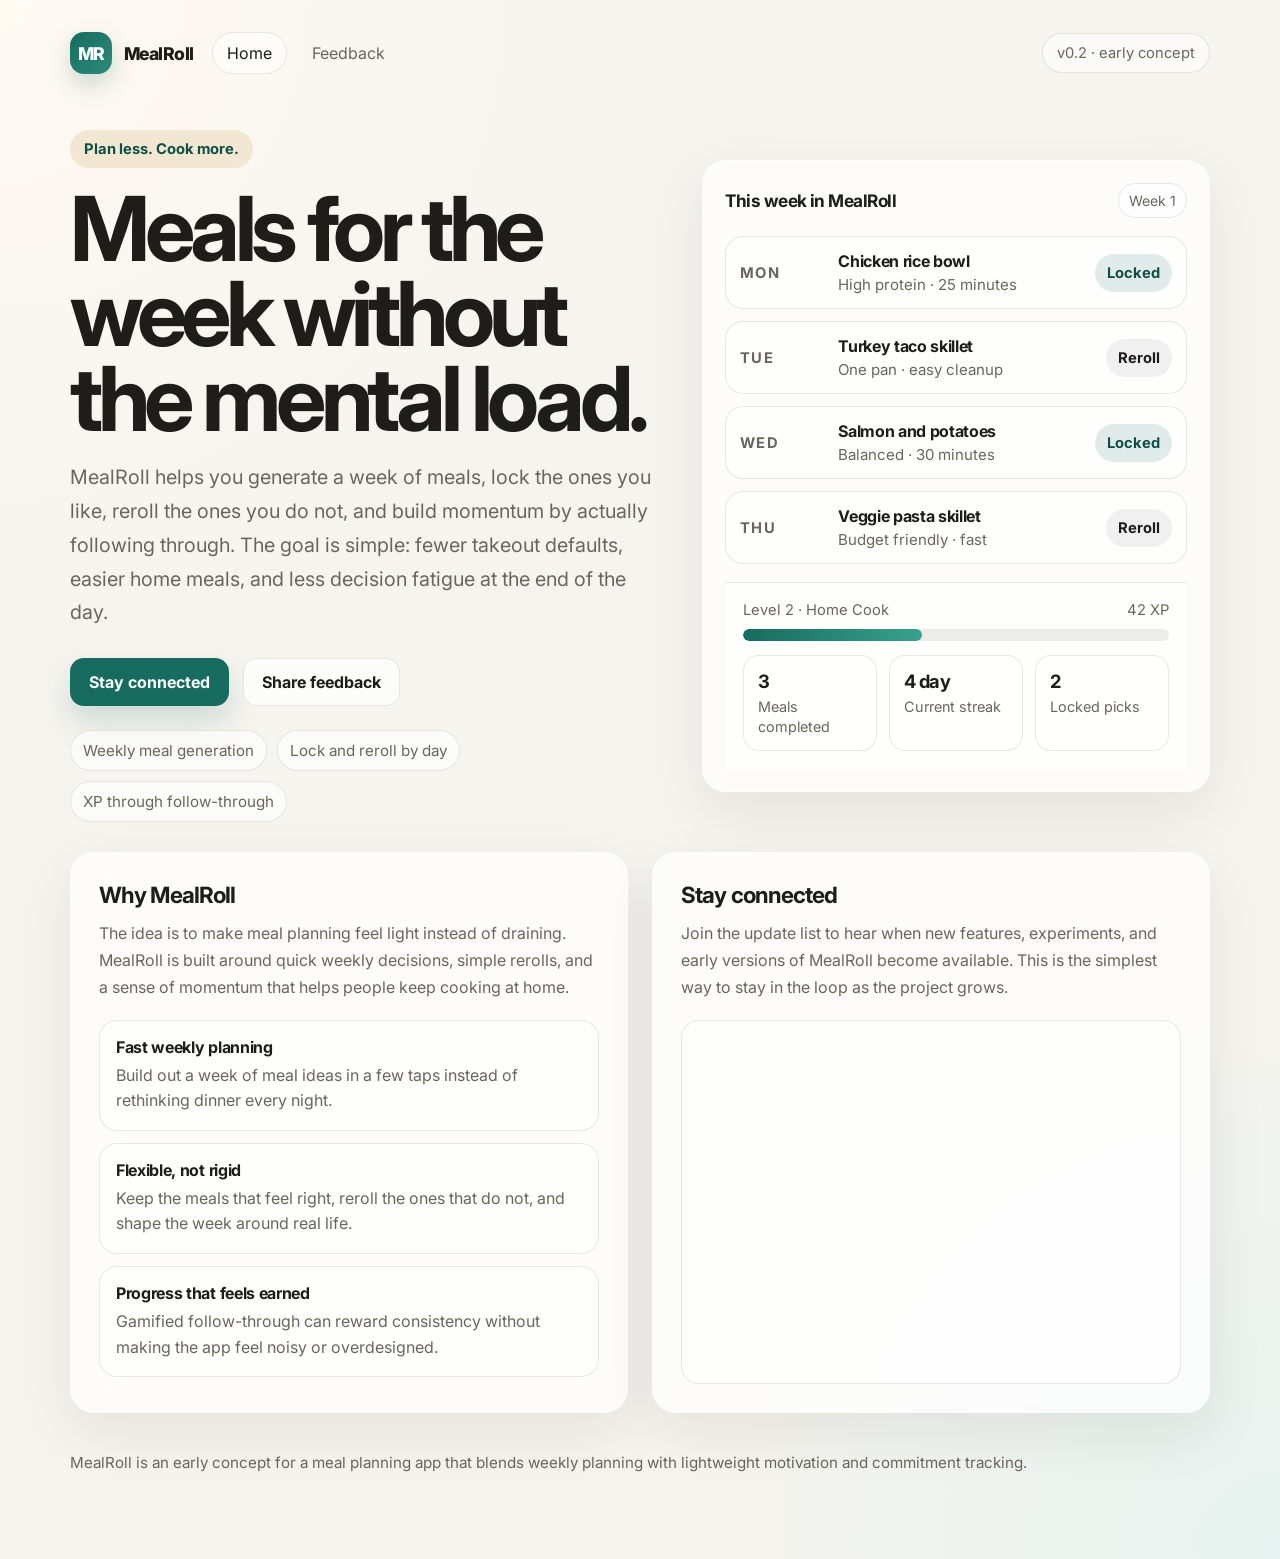
<file: index.html>
<!DOCTYPE html>
<html lang="en">
<head>
  <meta charset="UTF-8" />
  <meta name="viewport" content="width=device-width, initial-scale=1.0" />
  <title>MealRoll</title>
  <meta name="description" content="MealRoll helps you plan a week of meals, lock the ones you like, reroll the rest, and stay motivated to cook at home." />
  <link rel="canonical" href="https://p4r4d0x42.github.io/MealRoll/" />
  <link rel="preconnect" href="https://fonts.googleapis.com">
  <link rel="preconnect" href="https://fonts.gstatic.com" crossorigin>
  <link href="https://fonts.googleapis.com/css2?family=Inter:wght@400;500;600;700;800&display=swap" rel="stylesheet">
  <link rel="stylesheet" href="styles.css" />
</head>
<body>
  <div class="wrap">
    <header>
      <div class="brand-row">
        <a class="brand" href="./">
          <div class="brand-mark">MR</div>
          <span>MealRoll</span>
        </a>
        <nav aria-label="Primary navigation">
          <a class="nav-link active" href="./">Home</a>
          <a class="nav-link" href="feedback.html">Feedback</a>
        </nav>
      </div>
      <div class="status">v0.2 · early concept</div>
    </header>

    <main>
      <section class="hero">
        <section>
          <div class="eyebrow">Plan less. Cook more.</div>
          <h1>Meals for the week without the mental load.</h1>
          <p class="lead">MealRoll helps you generate a week of meals, lock the ones you like, reroll the ones you do not, and build momentum by actually following through. The goal is simple: fewer takeout defaults, easier home meals, and less decision fatigue at the end of the day.</p>
          <div class="actions">
            <a class="btn btn-primary" href="#updates">Stay connected</a>
            <a class="btn btn-secondary" href="feedback.html">Share feedback</a>
          </div>
          <div class="mini-points">
            <span>Weekly meal generation</span>
            <span>Lock and reroll by day</span>
            <span>XP through follow-through</span>
          </div>
        </section>

        <section class="panel">
          <div class="planner">
            <div class="planner-head"><h2>This week in MealRoll</h2><div class="week-tag">Week 1</div></div>
            <div class="day"><div class="day-name">Mon</div><div><div class="meal-name">Chicken rice bowl</div><div class="meal-note">High protein · 25 minutes</div></div><div class="pill locked">Locked</div></div>
            <div class="day"><div class="day-name">Tue</div><div><div class="meal-name">Turkey taco skillet</div><div class="meal-note">One pan · easy cleanup</div></div><div class="pill reroll">Reroll</div></div>
            <div class="day"><div class="day-name">Wed</div><div><div class="meal-name">Salmon and potatoes</div><div class="meal-note">Balanced · 30 minutes</div></div><div class="pill locked">Locked</div></div>
            <div class="day"><div class="day-name">Thu</div><div><div class="meal-name">Veggie pasta skillet</div><div class="meal-note">Budget friendly · fast</div></div><div class="pill reroll">Reroll</div></div>
            <div class="progress-card"><div class="progress-label"><span>Level 2 · Home Cook</span><span>42 XP</span></div><div class="bar"><div></div></div><div class="stats"><div class="stat"><strong>3</strong><span>Meals completed</span></div><div class="stat"><strong>4 day</strong><span>Current streak</span></div><div class="stat"><strong>2</strong><span>Locked picks</span></div></div></div>
          </div>
        </section>
      </section>

      <section class="section-grid">
        <section class="panel section-card">
          <h3>Why MealRoll</h3>
          <p>The idea is to make meal planning feel light instead of draining. MealRoll is built around quick weekly decisions, simple rerolls, and a sense of momentum that helps people keep cooking at home.</p>
          <div class="feature-list">
            <div class="feature-item"><strong>Fast weekly planning</strong><span>Build out a week of meal ideas in a few taps instead of rethinking dinner every night.</span></div>
            <div class="feature-item"><strong>Flexible, not rigid</strong><span>Keep the meals that feel right, reroll the ones that do not, and shape the week around real life.</span></div>
            <div class="feature-item"><strong>Progress that feels earned</strong><span>Gamified follow-through can reward consistency without making the app feel noisy or overdesigned.</span></div>
          </div>
        </section>

        <section class="panel section-card" id="updates">
          <h3>Stay connected</h3>
          <p>Join the update list to hear when new features, experiments, and early versions of MealRoll become available. This is the simplest way to stay in the loop as the project grows.</p>
          <div class="tally-wrap">
            <iframe class="tally-embed" data-tally-src="https://tally.so/embed/ZjLdoe?alignLeft=1&hideTitle=1&transparentBackground=1&dynamicHeight=1" loading="lazy" title="Stay connected with MealRoll"></iframe>
          </div>
        </section>
      </section>

      <p class="footer-note">MealRoll is an early concept for a meal planning app that blends weekly planning with lightweight motivation and commitment tracking.</p>
    </main>
  </div>

  <script src="https://storage.ko-fi.com/cdn/scripts/overlay-widget.js"></script>
  <script>
    kofiWidgetOverlay.draw('eclecticspark', {
      'type': 'floating-chat',
      'floating-chat.donateButton.text': 'Support me',
      'floating-chat.donateButton.background-color': '#fcbf47',
      'floating-chat.donateButton.text-color': '#323842'
    });
  </script>
  <script data-goatcounter="https://randomgoat.goatcounter.com/count" async src="https://gc.zgo.at/count.js"></script>
  <script src="site.js" defer></script>
</body>
</html>
</file>
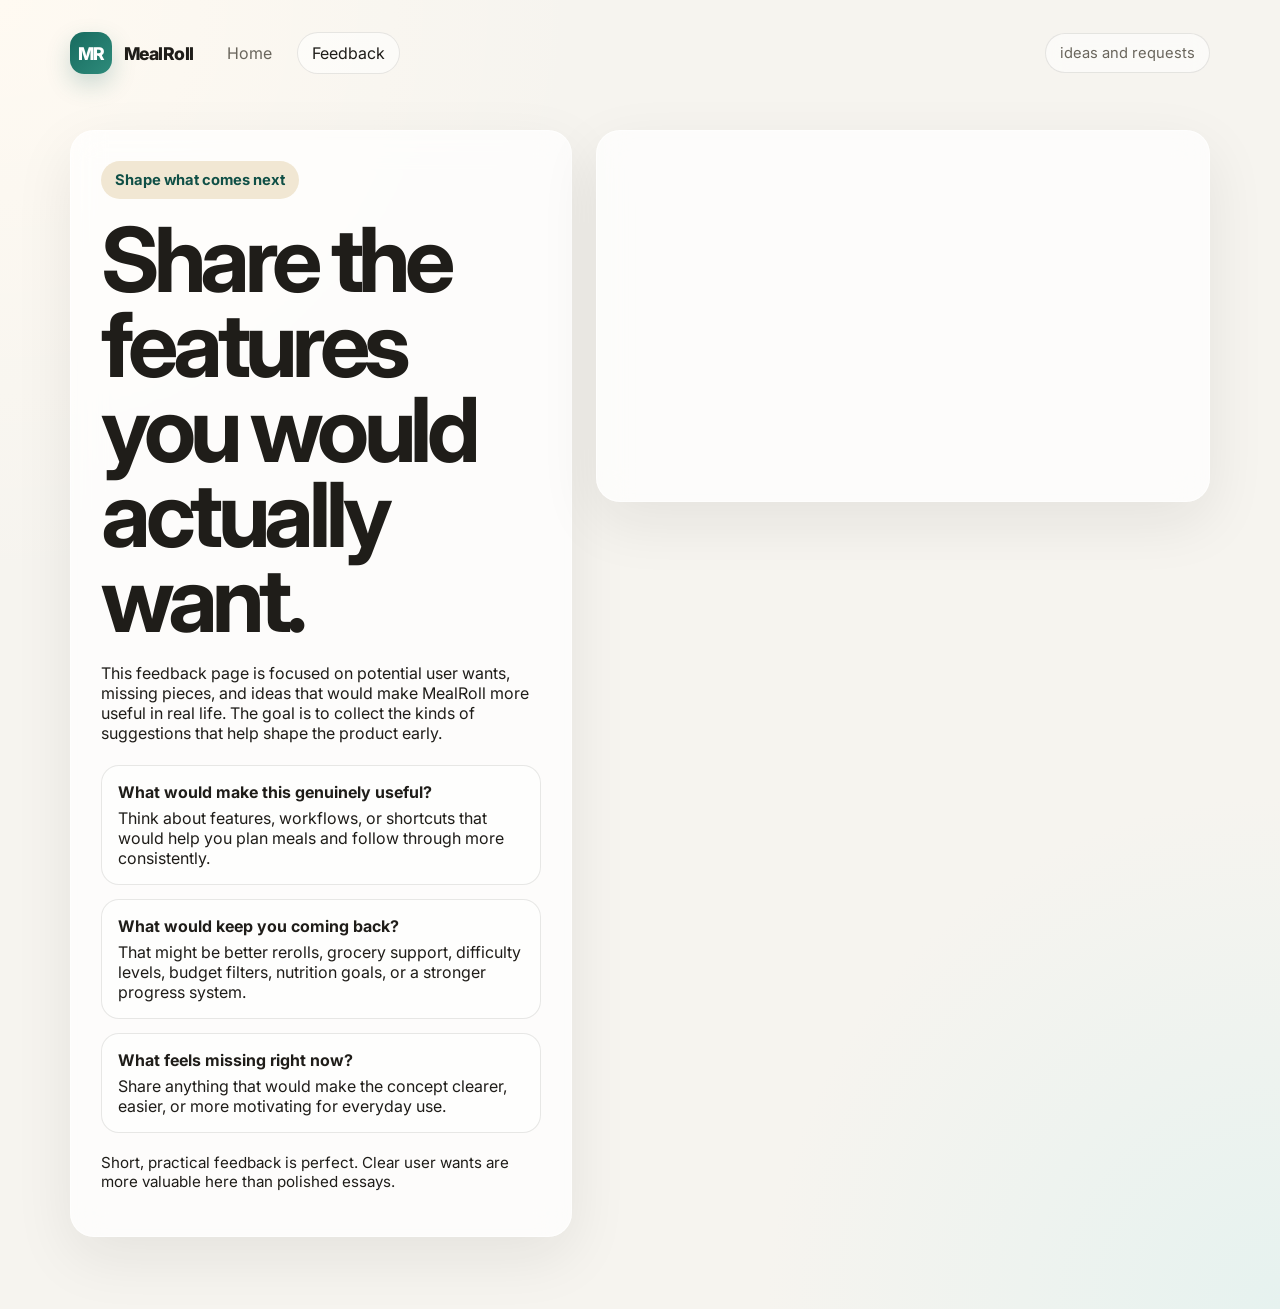
<file: feedback.html>
<!DOCTYPE html>
<html lang="en">
<head>
  <meta charset="UTF-8" />
  <meta name="viewport" content="width=device-width, initial-scale=1.0" />
  <title>MealRoll Feedback</title>
  <meta name="description" content="Share ideas, requests, and feedback for MealRoll." />
  <link rel="canonical" href="https://p4r4d0x42.github.io/MealRoll/feedback.html" />
  <link rel="preconnect" href="https://fonts.googleapis.com">
  <link rel="preconnect" href="https://fonts.gstatic.com" crossorigin>
  <link href="https://fonts.googleapis.com/css2?family=Inter:wght@400;500;600;700;800&display=swap" rel="stylesheet">
  <link rel="stylesheet" href="styles.css" />
</head>
<body>
  <div class="wrap">
    <header>
      <div class="brand-row">
        <a class="brand" href="./">
          <div class="brand-mark">MR</div>
          <span>MealRoll</span>
        </a>
        <nav aria-label="Primary navigation">
          <a class="nav-link" href="./">Home</a>
          <a class="nav-link active" href="feedback.html">Feedback</a>
        </nav>
      </div>
      <div class="status">ideas and requests</div>
    </header>

    <main class="page-grid">
      <section class="panel">
        <div class="content">
          <div class="eyebrow">Shape what comes next</div>
          <h1>Share the features you would actually want.</h1>
          <p>This feedback page is focused on potential user wants, missing pieces, and ideas that would make MealRoll more useful in real life. The goal is to collect the kinds of suggestions that help shape the product early.</p>
          <div class="points">
            <div class="point"><strong>What would make this genuinely useful?</strong><span>Think about features, workflows, or shortcuts that would help you plan meals and follow through more consistently.</span></div>
            <div class="point"><strong>What would keep you coming back?</strong><span>That might be better rerolls, grocery support, difficulty levels, budget filters, nutrition goals, or a stronger progress system.</span></div>
            <div class="point"><strong>What feels missing right now?</strong><span>Share anything that would make the concept clearer, easier, or more motivating for everyday use.</span></div>
          </div>
          <p class="subtle">Short, practical feedback is perfect. Clear user wants are more valuable here than polished essays.</p>
        </div>
      </section>

      <section class="panel form-wrap">
        <iframe class="tally-embed" data-tally-src="https://tally.so/embed/q4MkbG?alignLeft=1&hideTitle=1&transparentBackground=1&dynamicHeight=1" loading="lazy" title="MealRoll feedback form"></iframe>
      </section>
    </main>
  </div>

  <script src="https://storage.ko-fi.com/cdn/scripts/overlay-widget.js"></script>
  <script>
    kofiWidgetOverlay.draw('eclecticspark', {
      'type': 'floating-chat',
      'floating-chat.donateButton.text': 'Support me',
      'floating-chat.donateButton.background-color': '#fcbf47',
      'floating-chat.donateButton.text-color': '#323842'
    });
  </script>
  <script data-goatcounter="https://randomgoat.goatcounter.com/count" async src="https://gc.zgo.at/count.js"></script>
  <script src="site.js" defer></script>
</body>
</html>
</file>
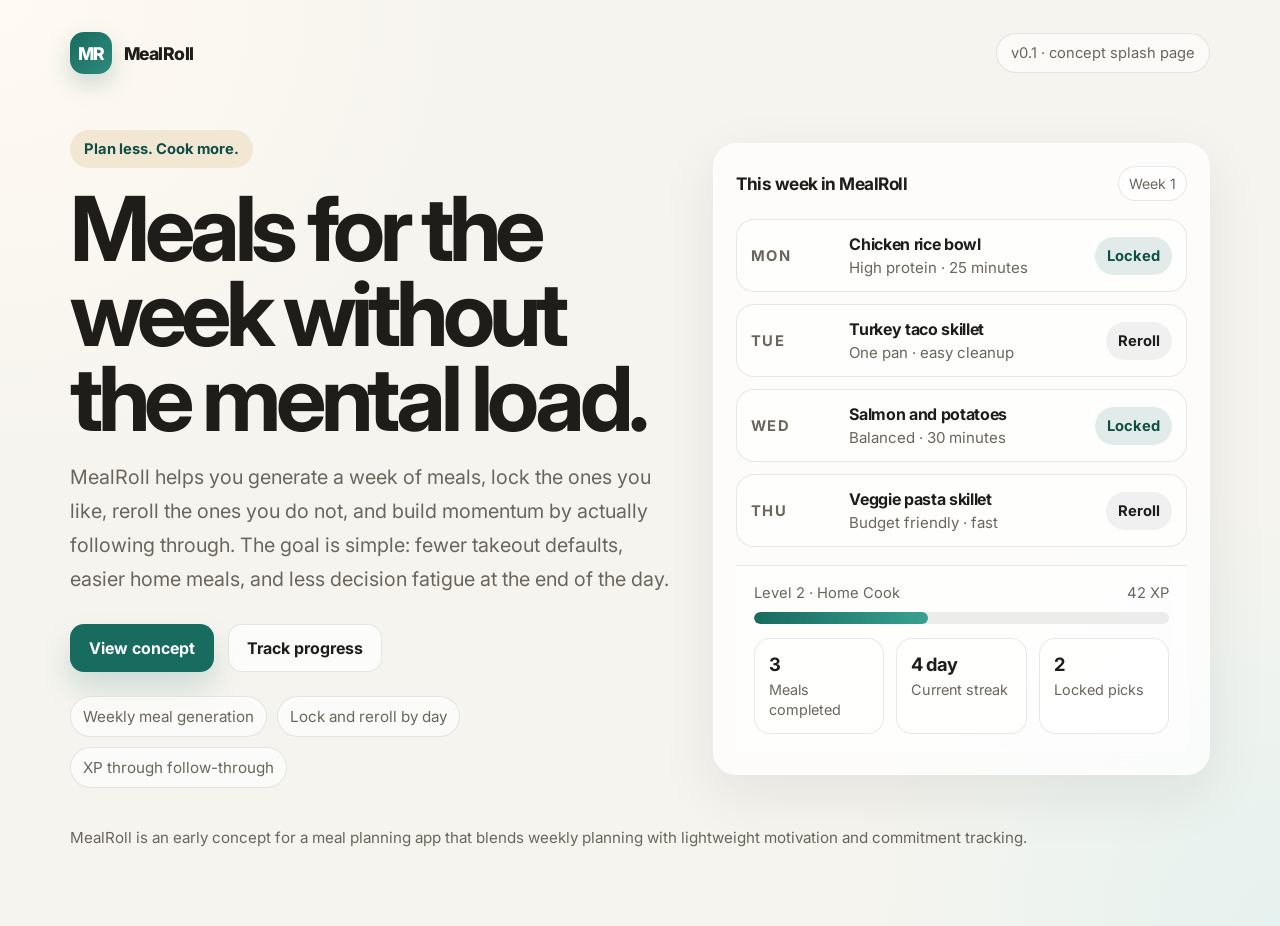
<file: splash.html>
<!DOCTYPE html>
<html lang="en">
<head>
  <meta charset="UTF-8" />
  <meta name="viewport" content="width=device-width, initial-scale=1.0" />
  <title>MealRoll</title>
  <meta name="description" content="MealRoll helps you plan a week of meals, lock the ones you like, reroll the rest, and build momentum by actually cooking at home." />
  <link rel="preconnect" href="https://fonts.googleapis.com">
  <link rel="preconnect" href="https://fonts.gstatic.com" crossorigin>
  <link href="https://fonts.googleapis.com/css2?family=Inter:wght@400;500;600;700;800&display=swap" rel="stylesheet">
  <style>
    :root {
      --bg: #f6f4ef;
      --surface: rgba(255,255,255,0.72);
      --surface-strong: #fffdfa;
      --text: #1f1d19;
      --muted: #6a665d;
      --line: rgba(31, 29, 25, 0.1);
      --primary: #176b5f;
      --primary-dark: #0f4f46;
      --accent: #f1e7d3;
      --shadow: 0 20px 60px rgba(31, 29, 25, 0.08);
      --radius: 24px;
    }

    * { box-sizing: border-box; }

    body {
      margin: 0;
      font-family: 'Inter', system-ui, sans-serif;
      color: var(--text);
      background:
        radial-gradient(circle at top left, #fffaf2 0%, transparent 32%),
        radial-gradient(circle at bottom right, #e6f2ef 0%, transparent 28%),
        var(--bg);
      min-height: 100vh;
    }

    .wrap {
      max-width: 1180px;
      margin: 0 auto;
      padding: 32px 20px 64px;
    }

    header {
      display: flex;
      align-items: center;
      justify-content: space-between;
      margin-bottom: 56px;
    }

    .brand {
      display: inline-flex;
      align-items: center;
      gap: 12px;
      font-weight: 800;
      letter-spacing: -0.03em;
      font-size: 1.1rem;
    }

    .brand-mark {
      width: 42px;
      height: 42px;
      border-radius: 14px;
      display: grid;
      place-items: center;
      background: linear-gradient(135deg, var(--primary), #2e8b7b);
      color: white;
      box-shadow: 0 10px 24px rgba(23, 107, 95, 0.22);
      font-weight: 800;
    }

    .status {
      border: 1px solid var(--line);
      background: rgba(255,255,255,0.55);
      color: var(--muted);
      padding: 10px 14px;
      border-radius: 999px;
      font-size: 0.92rem;
      backdrop-filter: blur(10px);
    }

    .hero {
      display: grid;
      grid-template-columns: 1.1fr 0.9fr;
      gap: 36px;
      align-items: center;
    }

    .eyebrow {
      display: inline-flex;
      align-items: center;
      gap: 8px;
      padding: 10px 14px;
      border-radius: 999px;
      background: var(--accent);
      color: var(--primary-dark);
      font-weight: 700;
      font-size: 0.92rem;
      margin-bottom: 18px;
    }

    h1 {
      font-size: clamp(2.8rem, 7vw, 5.6rem);
      line-height: 0.95;
      letter-spacing: -0.06em;
      margin: 0 0 20px;
      max-width: 10ch;
    }

    .lead {
      font-size: clamp(1.05rem, 1.7vw, 1.24rem);
      line-height: 1.7;
      color: var(--muted);
      max-width: 58ch;
      margin-bottom: 28px;
    }

    .actions {
      display: flex;
      flex-wrap: wrap;
      gap: 14px;
      margin-bottom: 24px;
    }

    .btn {
      display: inline-flex;
      align-items: center;
      justify-content: center;
      min-height: 48px;
      padding: 0 18px;
      border-radius: 14px;
      text-decoration: none;
      font-weight: 700;
      border: 1px solid transparent;
    }

    .btn-primary {
      background: var(--primary);
      color: white;
      box-shadow: 0 16px 30px rgba(23, 107, 95, 0.18);
    }

    .btn-secondary {
      background: rgba(255,255,255,0.7);
      color: var(--text);
      border-color: var(--line);
    }

    .mini-points {
      display: flex;
      flex-wrap: wrap;
      gap: 10px;
    }

    .mini-points span {
      border: 1px solid var(--line);
      background: rgba(255,255,255,0.6);
      padding: 10px 12px;
      border-radius: 999px;
      color: var(--muted);
      font-size: 0.95rem;
    }

    .panel {
      background: var(--surface);
      border: 1px solid rgba(255,255,255,0.6);
      box-shadow: var(--shadow);
      border-radius: var(--radius);
      backdrop-filter: blur(16px);
      overflow: hidden;
    }

    .planner {
      padding: 22px;
    }

    .planner-head {
      display: flex;
      justify-content: space-between;
      align-items: center;
      margin-bottom: 18px;
    }

    .planner-head h2 {
      margin: 0;
      font-size: 1.08rem;
      letter-spacing: -0.03em;
    }

    .week-tag {
      font-size: 0.88rem;
      color: var(--muted);
      padding: 8px 10px;
      border-radius: 999px;
      background: rgba(255,255,255,0.65);
      border: 1px solid var(--line);
    }

    .day {
      display: grid;
      grid-template-columns: 84px 1fr auto;
      gap: 14px;
      align-items: center;
      padding: 14px;
      border: 1px solid var(--line);
      border-radius: 18px;
      background: rgba(255,255,255,0.56);
      margin-bottom: 12px;
    }

    .day:last-child { margin-bottom: 0; }

    .day-name {
      font-size: 0.92rem;
      color: var(--muted);
      font-weight: 700;
      text-transform: uppercase;
      letter-spacing: 0.08em;
    }

    .meal-name {
      font-weight: 700;
      letter-spacing: -0.02em;
    }

    .meal-note {
      font-size: 0.94rem;
      color: var(--muted);
      margin-top: 4px;
    }

    .pill {
      display: inline-flex;
      align-items: center;
      gap: 8px;
      padding: 10px 12px;
      border-radius: 999px;
      font-size: 0.92rem;
      font-weight: 700;
      white-space: nowrap;
    }

    .locked {
      background: rgba(23, 107, 95, 0.12);
      color: var(--primary-dark);
    }

    .reroll {
      background: rgba(31, 29, 25, 0.06);
      color: var(--text);
    }

    .progress-card {
      margin-top: 18px;
      padding: 18px;
      border-top: 1px solid var(--line);
      background: rgba(255,255,255,0.42);
    }

    .progress-label {
      display: flex;
      justify-content: space-between;
      color: var(--muted);
      font-size: 0.92rem;
      margin-bottom: 10px;
    }

    .bar {
      width: 100%;
      height: 12px;
      background: rgba(31, 29, 25, 0.08);
      border-radius: 999px;
      overflow: hidden;
      margin-bottom: 14px;
    }

    .bar > div {
      width: 42%;
      height: 100%;
      background: linear-gradient(90deg, var(--primary), #39a18f);
      border-radius: inherit;
    }

    .stats {
      display: grid;
      grid-template-columns: repeat(3, 1fr);
      gap: 12px;
    }

    .stat {
      padding: 14px;
      border-radius: 16px;
      background: rgba(255,255,255,0.58);
      border: 1px solid var(--line);
    }

    .stat strong {
      display: block;
      font-size: 1.15rem;
      letter-spacing: -0.03em;
      margin-bottom: 4px;
    }

    .stat span {
      color: var(--muted);
      font-size: 0.9rem;
    }

    .footer-note {
      margin-top: 40px;
      color: var(--muted);
      font-size: 0.95rem;
    }

    @media (max-width: 900px) {
      .hero {
        grid-template-columns: 1fr;
      }

      header {
        flex-direction: column;
        align-items: flex-start;
        gap: 14px;
      }
    }

    @media (max-width: 640px) {
      .wrap {
        padding: 20px 16px 44px;
      }

      .day {
        grid-template-columns: 1fr;
      }

      .stats {
        grid-template-columns: 1fr;
      }

      h1 {
        max-width: none;
      }
    }
  </style>
</head>
<body>
  <div class="wrap">
    <header>
      <div class="brand">
        <div class="brand-mark">MR</div>
        <span>MealRoll</span>
      </div>
      <div class="status">v0.1 · concept splash page</div>
    </header>

    <main class="hero">
      <section>
        <div class="eyebrow">Plan less. Cook more.</div>
        <h1>Meals for the week without the mental load.</h1>
        <p class="lead">
          MealRoll helps you generate a week of meals, lock the ones you like, reroll the ones you do not,
          and build momentum by actually following through. The goal is simple: fewer takeout defaults,
          easier home meals, and less decision fatigue at the end of the day.
        </p>
        <div class="actions">
          <a class="btn btn-primary" href="#">View concept</a>
          <a class="btn btn-secondary" href="#">Track progress</a>
        </div>
        <div class="mini-points">
          <span>Weekly meal generation</span>
          <span>Lock and reroll by day</span>
          <span>XP through follow-through</span>
        </div>
      </section>

      <section class="panel">
        <div class="planner">
          <div class="planner-head">
            <h2>This week in MealRoll</h2>
            <div class="week-tag">Week 1</div>
          </div>

          <div class="day">
            <div class="day-name">Mon</div>
            <div>
              <div class="meal-name">Chicken rice bowl</div>
              <div class="meal-note">High protein · 25 minutes</div>
            </div>
            <div class="pill locked">Locked</div>
          </div>

          <div class="day">
            <div class="day-name">Tue</div>
            <div>
              <div class="meal-name">Turkey taco skillet</div>
              <div class="meal-note">One pan · easy cleanup</div>
            </div>
            <div class="pill reroll">Reroll</div>
          </div>

          <div class="day">
            <div class="day-name">Wed</div>
            <div>
              <div class="meal-name">Salmon and potatoes</div>
              <div class="meal-note">Balanced · 30 minutes</div>
            </div>
            <div class="pill locked">Locked</div>
          </div>

          <div class="day">
            <div class="day-name">Thu</div>
            <div>
              <div class="meal-name">Veggie pasta skillet</div>
              <div class="meal-note">Budget friendly · fast</div>
            </div>
            <div class="pill reroll">Reroll</div>
          </div>

          <div class="progress-card">
            <div class="progress-label">
              <span>Level 2 · Home Cook</span>
              <span>42 XP</span>
            </div>
            <div class="bar"><div></div></div>
            <div class="stats">
              <div class="stat">
                <strong>3</strong>
                <span>Meals completed</span>
              </div>
              <div class="stat">
                <strong>4 day</strong>
                <span>Current streak</span>
              </div>
              <div class="stat">
                <strong>2</strong>
                <span>Locked picks</span>
              </div>
            </div>
          </div>
        </div>
      </section>
    </main>

    <p class="footer-note">
      MealRoll is an early concept for a meal planning app that blends weekly planning with lightweight motivation and commitment tracking.
    </p>
  </div>
</body>
</html>
</file>
<file: styles.css>
:root{--bg:#f6f4ef;--surface:rgba(255,255,255,0.72);--surface-strong:#fffdfa;--text:#1f1d19;--muted:#6a665d;--line:rgba(31,29,25,0.1);--primary:#176b5f;--primary-dark:#0f4f46;--accent:#f1e7d3;--shadow:0 20px 60px rgba(31,29,25,0.08);--radius:24px}*{box-sizing:border-box}html{scroll-behavior:smooth}body{margin:0;font-family:'Inter',system-ui,sans-serif;color:var(--text);background:radial-gradient(circle at top left,#fffaf2 0%,transparent 32%),radial-gradient(circle at bottom right,#e6f2ef 0%,transparent 28%),var(--bg);min-height:100vh}a{color:inherit}.wrap{max-width:1180px;margin:0 auto;padding:32px 20px 72px}header{display:flex;align-items:center;justify-content:space-between;gap:20px;margin-bottom:56px}.brand-row{display:flex;align-items:center;gap:18px;flex-wrap:wrap}.brand{display:inline-flex;align-items:center;gap:12px;font-weight:800;letter-spacing:-0.03em;font-size:1.1rem;text-decoration:none}.brand-mark{width:42px;height:42px;border-radius:14px;display:grid;place-items:center;background:linear-gradient(135deg,var(--primary),#2e8b7b);color:#fff;box-shadow:0 10px 24px rgba(23,107,95,.22);font-weight:800}nav{display:flex;align-items:center;gap:10px;flex-wrap:wrap}.nav-link{text-decoration:none;color:var(--muted);padding:10px 14px;border-radius:999px;border:1px solid transparent;transition:180ms ease}.nav-link:hover,.nav-link.active{color:var(--text);border-color:var(--line);background:rgba(255,255,255,.56)}.status{border:1px solid var(--line);background:rgba(255,255,255,.55);color:var(--muted);padding:10px 14px;border-radius:999px;font-size:.92rem;backdrop-filter:blur(10px);white-space:nowrap}.hero{display:grid;grid-template-columns:1.08fr .92fr;gap:36px;align-items:center;margin-bottom:30px}.eyebrow{display:inline-flex;align-items:center;gap:8px;padding:10px 14px;border-radius:999px;background:var(--accent);color:var(--primary-dark);font-weight:700;font-size:.92rem;margin-bottom:18px}h1{font-size:clamp(2.8rem,7vw,5.6rem);line-height:.95;letter-spacing:-.06em;margin:0 0 20px;max-width:10ch}.lead{font-size:clamp(1.05rem,1.7vw,1.24rem);line-height:1.7;color:var(--muted);max-width:58ch;margin-bottom:28px}.actions{display:flex;flex-wrap:wrap;gap:14px;margin-bottom:24px}.btn{display:inline-flex;align-items:center;justify-content:center;min-height:48px;padding:0 18px;border-radius:14px;text-decoration:none;font-weight:700;border:1px solid transparent}.btn-primary{background:var(--primary);color:#fff;box-shadow:0 16px 30px rgba(23,107,95,.18)}.btn-secondary{background:rgba(255,255,255,.7);color:var(--text);border-color:var(--line)}.mini-points{display:flex;flex-wrap:wrap;gap:10px}.mini-points span{border:1px solid var(--line);background:rgba(255,255,255,.6);padding:10px 12px;border-radius:999px;color:var(--muted);font-size:.95rem}.panel{background:var(--surface);border:1px solid rgba(255,255,255,.6);box-shadow:var(--shadow);border-radius:var(--radius);backdrop-filter:blur(16px);overflow:hidden}.planner{padding:22px}.planner-head{display:flex;justify-content:space-between;align-items:center;margin-bottom:18px;gap:12px}.planner-head h2{margin:0;font-size:1.08rem;letter-spacing:-.03em}.week-tag{font-size:.88rem;color:var(--muted);padding:8px 10px;border-radius:999px;background:rgba(255,255,255,.65);border:1px solid var(--line)}.day{display:grid;grid-template-columns:84px 1fr auto;gap:14px;align-items:center;padding:14px;border:1px solid var(--line);border-radius:18px;background:rgba(255,255,255,.56);margin-bottom:12px}.day:last-child{margin-bottom:0}.day-name{font-size:.92rem;color:var(--muted);font-weight:700;text-transform:uppercase;letter-spacing:.08em}.meal-name{font-weight:700;letter-spacing:-.02em}.meal-note{font-size:.94rem;color:var(--muted);margin-top:4px}.pill{display:inline-flex;align-items:center;gap:8px;padding:10px 12px;border-radius:999px;font-size:.92rem;font-weight:700;white-space:nowrap}.locked{background:rgba(23,107,95,.12);color:var(--primary-dark)}.reroll{background:rgba(31,29,25,.06);color:var(--text)}.progress-card{margin-top:18px;padding:18px;border-top:1px solid var(--line);background:rgba(255,255,255,.42)}.progress-label{display:flex;justify-content:space-between;color:var(--muted);font-size:.92rem;margin-bottom:10px}.bar{width:100%;height:12px;background:rgba(31,29,25,.08);border-radius:999px;overflow:hidden;margin-bottom:14px}.bar>div{width:42%;height:100%;background:linear-gradient(90deg,var(--primary),#39a18f);border-radius:inherit}.stats{display:grid;grid-template-columns:repeat(3,1fr);gap:12px}.stat{padding:14px;border-radius:16px;background:rgba(255,255,255,.58);border:1px solid var(--line)}.stat strong{display:block;font-size:1.15rem;letter-spacing:-.03em;margin-bottom:4px}.stat span{color:var(--muted);font-size:.9rem}.section-grid{display:grid;grid-template-columns:1fr 1fr;gap:24px;margin-top:28px}.section-card{padding:28px}.section-card h3{margin:0 0 12px;font-size:1.4rem;letter-spacing:-.04em}.section-card p{margin:0 0 18px;color:var(--muted);line-height:1.7;max-width:58ch}.feature-list{display:grid;gap:12px}.feature-item{border:1px solid var(--line);background:rgba(255,255,255,.5);border-radius:18px;padding:16px}.feature-item strong{display:block;margin-bottom:6px;letter-spacing:-.02em}.feature-item span{color:var(--muted);line-height:1.6}.tally-wrap{border:1px solid var(--line);background:rgba(255,255,255,.48);border-radius:18px;padding:14px}iframe.tally-embed{width:100%;min-height:330px;border:none;margin:0;background:transparent}.footer-note{margin-top:40px;color:var(--muted);font-size:.95rem}.page-grid{display:grid;grid-template-columns:.9fr 1.1fr;gap:24px;align-items:start}.content{padding:30px}.points{display:grid;gap:14px;margin-top:22px}.point{border:1px solid var(--line);background:rgba(255,255,255,.5);border-radius:18px;padding:16px}.point strong{display:block;margin-bottom:6px;color:var(--text)}.form-wrap{padding:18px}.subtle{margin-top:20px;font-size:.95rem}@media (max-width:960px){.hero,.section-grid,.page-grid{grid-template-columns:1fr}header{flex-direction:column;align-items:flex-start}}@media (max-width:640px){.wrap{padding:20px 16px 44px}.day{grid-template-columns:1fr}.stats{grid-template-columns:1fr}h1{max-width:none}nav{width:100%}}
</file>
